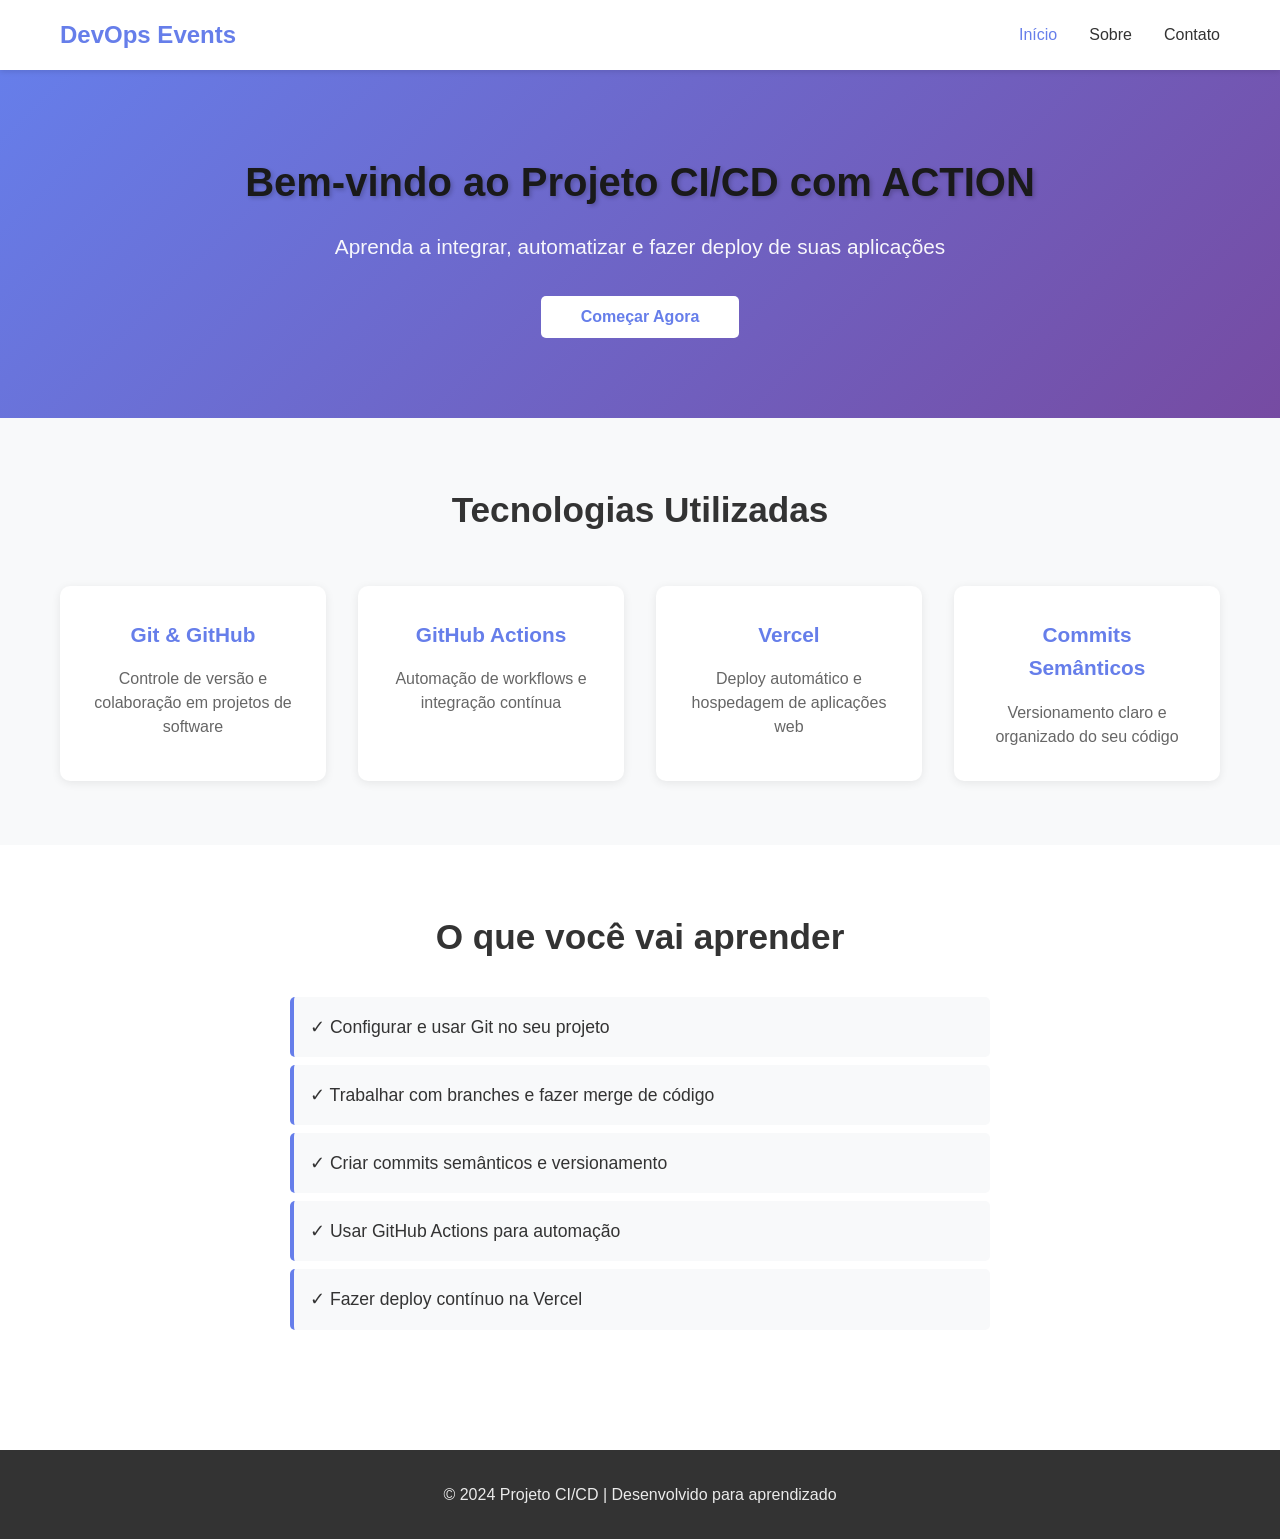
<file: index.html>
<!DOCTYPE html>
<html lang="pt-BR">
<head>
    <meta charset="UTF-8">
    <meta name="viewport" content="width=device-width, initial-scale=1.0">
    <title>Projeto CI/CD - Página Inicial</title>
    <link rel="stylesheet" href="style.css">
</head>
<body>
    <header>
        <nav class="navbar">
            <div class="container">
                <h1 class="logo">DevOps Events</h1>
                <ul class="nav-links">
                    <li><a href="index.html" class="active">Início</a></li>
                    <li><a href="#sobre">Sobre</a></li>
                    <li><a href="#contato">Contato</a></li>
                </ul>
            </div>
        </nav>
    </header>

    <main>
        <section class="hero">
            <div class="container">
                <h1>Bem-vindo ao Projeto CI/CD com ACTION</h1>
                <p class="subtitle">Aprenda a integrar, automatizar e fazer deploy de suas aplicações</p>
                <button class="cta-button">Começar Agora</button>
            </div>
        </section>

        <section class="features">
            <div class="container">
                <h2>Tecnologias Utilizadas</h2>
                <div class="features-grid">
                    <div class="feature-card">
                        <h3>Git & GitHub</h3>
                        <p>Controle de versão e colaboração em projetos de software</p>
                    </div>
                    <div class="feature-card">
                        <h3>GitHub Actions</h3>
                        <p>Automação de workflows e integração contínua</p>
                    </div>
                    <div class="feature-card">
                        <h3>Vercel</h3>
                        <p>Deploy automático e hospedagem de aplicações web</p>
                    </div>
                    <div class="feature-card">
                        <h3>Commits Semânticos</h3>
                        <p>Versionamento claro e organizado do seu código</p>
                    </div>
                </div>
            </div>
        </section>

        <section class="content">
            <div class="container">
                <h2>O que você vai aprender</h2>
                <ul class="learning-list">
                    <li>✓ Configurar e usar Git no seu projeto</li>
                    <li>✓ Trabalhar com branches e fazer merge de código</li>
                    <li>✓ Criar commits semânticos e versionamento</li>
                    <li>✓ Usar GitHub Actions para automação</li>
                    <li>✓ Fazer deploy contínuo na Vercel</li>                    
                </ul>
            </div>
        </section>
    </main>

    <footer>
        <div class="container">
            <p>&copy; 2024 Projeto CI/CD | Desenvolvido para aprendizado</p>
        </div>
    </footer>
</body>
</html>
</file>
<file: style.css>
/* ============================================
   ESTILOS GERAIS
   ============================================ */

* {
    margin: 0;
    padding: 0;
    box-sizing: border-box;
}

:root {
    --primary-color: #667eea;
    --secondary-color: #764ba2;
    --text-color: #333;
    --light-bg: #f8f9fa;
    --white: #fff;
}

body {
    font-family: 'Segoe UI', Tahoma, Geneva, Verdana, sans-serif;
    line-height: 1.6;
    color: var(--text-color);
}

.container {
    max-width: 1200px;
    margin: 0 auto;
    padding: 0 20px;
}

/* ============================================
   HEADER E NAVEGAÇÃO
   ============================================ */

header {
    background: var(--white);
    box-shadow: 0 2px 5px rgba(0, 0, 0, 0.1);
    position: sticky;
    top: 0;
    z-index: 100;
}

.navbar {
    padding: 1rem 0;
}

.navbar .container {
    display: flex;
    justify-content: space-between;
    align-items: center;
}

.logo {
    font-size: 1.5rem;
    color: var(--primary-color);
    font-weight: bold;
}

.nav-links {
    display: flex;
    list-style: none;
    gap: 2rem;
}

.nav-links a {
    text-decoration: none;
    color: var(--text-color);
    font-weight: 500;
    transition: color 0.3s ease;
}

.nav-links a:hover,
.nav-links a.active {
    color: var(--primary-color);
}

/* ============================================
   SEÇÃO HERO
   ============================================ */

.hero {
    background: linear-gradient(135deg, var(--primary-color), var(--secondary-color));
    color: var(--white);
    padding: 5rem 2rem;
    text-align: center;
}

.hero h1 {
    font-size: 2.5rem;
    color: #1a1a1a;
    margin-bottom: 1rem;
    text-shadow: 2px 2px 4px rgba(0,0,0,0.2);
}

.hero .subtitle {
    font-size: 1.3rem;
    margin-bottom: 2rem;
    opacity: 0.95;
}

.cta-button {
    background: var(--white);
    color: var(--primary-color);
    border: none;
    padding: 0.75rem 2.5rem;
    font-size: 1rem;
    border-radius: 5px;
    cursor: pointer;
    font-weight: bold;
    transition: transform 0.3s ease, box-shadow 0.3s ease;
}

.cta-button:hover {
    transform: translateY(-2px);
    box-shadow: 0 5px 15px rgba(0, 0, 0, 0.2);
}

/* ============================================
   SEÇÃO FEATURES
   ============================================ */

.features {
    background: var(--light-bg);
    padding: 4rem 2rem;
}

.features h2 {
    text-align: center;
    font-size: 2.2rem;
    margin-bottom: 3rem;
    color: var(--text-color);
}

.features-grid {
    display: grid;
    grid-template-columns: repeat(auto-fit, minmax(250px, 1fr));
    gap: 2rem;
}

.feature-card {
    background: var(--white);
    padding: 2rem;
    border-radius: 10px;
    box-shadow: 0 2px 10px rgba(0, 0, 0, 0.08);
    transition: transform 0.3s ease, box-shadow 0.3s ease;
    text-align: center;
}

.feature-card:hover {
    transform: translateY(-5px);
    box-shadow: 0 8px 20px rgba(0, 0, 0, 0.15);
}

.feature-card h3 {
    color: var(--primary-color);
    margin-bottom: 1rem;
    font-size: 1.3rem;
}

.feature-card p {
    color: #666;
    line-height: 1.5;
}

/* ============================================
   SEÇÃO DE CONTEÚDO
   ============================================ */

.content {
    padding: 4rem 2rem;
    background: var(--white);
}

.content h2 {
    text-align: center;
    font-size: 2.2rem;
    margin-bottom: 2rem;
    color: var(--text-color);
}

.learning-list {
    max-width: 700px;
    margin: 0 auto;
    list-style: none;
}

.learning-list li {
    padding: 1rem;
    margin-bottom: 0.5rem;
    background: var(--light-bg);
    border-left: 4px solid var(--primary-color);
    border-radius: 5px;
    font-size: 1.1rem;
    transition: background 0.3s ease;
}

.learning-list li:hover {
    background: #e8eaf6;
}

/* ============================================
   FOOTER
   ============================================ */

footer {
    background: var(--text-color);
    color: var(--white);
    text-align: center;
    padding: 2rem;
    margin-top: 3rem;
}

footer p {
    opacity: 0.9;
}

/* ============================================
   RESPONSIVIDADE
   ============================================ */

@media (max-width: 768px) {
    .navbar .container {
        flex-direction: column;
        gap: 1rem;
    }

    .nav-links {
        flex-direction: column;
        gap: 1rem;
        text-align: center;
    }

    .hero h1 {
        font-size: 2rem;
    }

    .hero .subtitle {
        font-size: 1rem;
    }

    .features h2,
    .content h2 {
        font-size: 1.8rem;
    }

    .features-grid {
        grid-template-columns: 1fr;
    }
}
</file>
